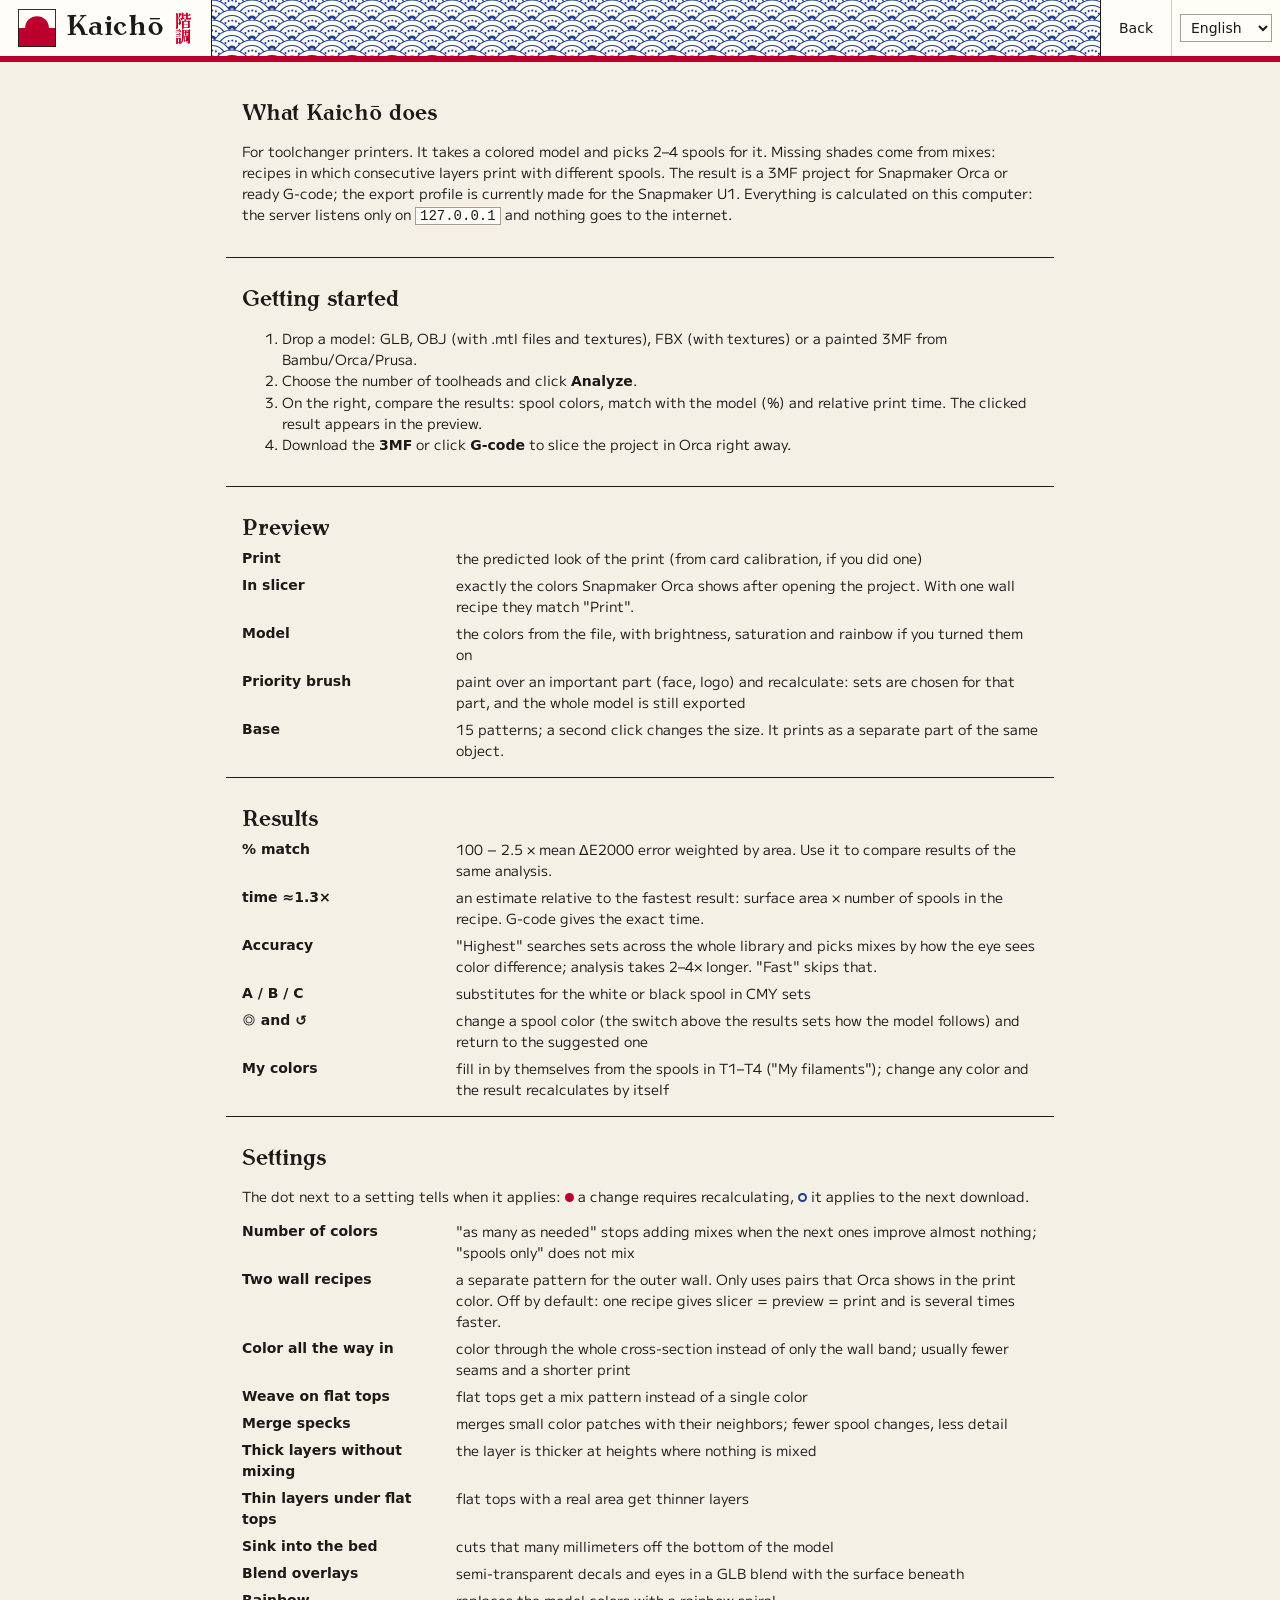
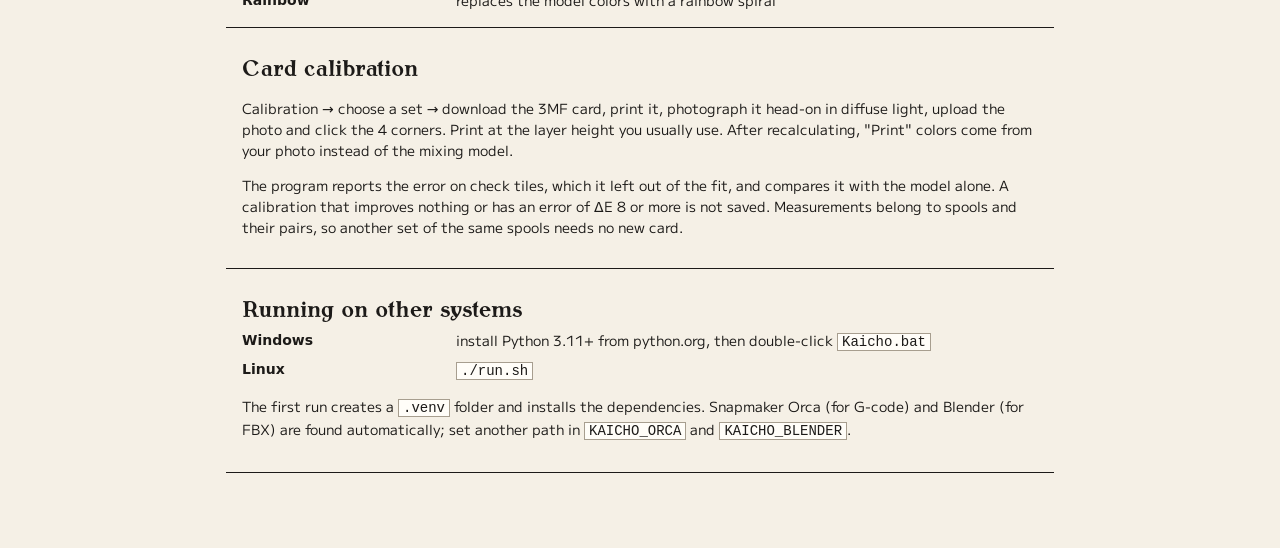
<file: frontend/help.html>
<!doctype html>
<html lang="en" data-title="Kaichō · Help">
<head>
<meta charset="utf-8">
<meta name="viewport" content="width=device-width, initial-scale=1">
<title>Kaichō · Help</title>
<link rel="icon" href="logo.svg" type="image/svg+xml">
<link rel="stylesheet" href="style.css">
<style>
  .doc { max-width: 860px; margin: 0 auto; padding: 24px 16px 80px; display: grid; gap: 14px; }
  .doc h2 { margin: 0 0 6px; }
  .doc p, .doc li { color: var(--ink); }
  .doc dl { display: grid; grid-template-columns: 200px 1fr; gap: 6px 14px; margin: 6px 0 0; }
  .doc dt { font-weight: 700; }
  .doc dd { margin: 0; color: var(--ink); }
  .doc code { background: var(--white); border: 1px solid var(--line2); padding: 0 4px; }
  @media (max-width: 700px) { .doc dl { grid-template-columns: 1fr; } }
</style>
</head>
<body>
<header class="bar">
  <a class="brand" href="./"><img src="logo.svg" alt="" width="38" height="38"><b>Kaichō</b><span class="kanji" lang="ja">階調</span></a>
  <div class="fala"></div>
  <nav><a class="nav" href="./">Back</a>
    <label class="nav lang" title="Language"><select id="lang" aria-label="Language"></select></label></nav>
</header>
<main class="doc">
  <section class="panel"><h2>What Kaichō does</h2>
    <p data-i18n-html>For toolchanger printers. It takes a colored model and picks 2–4 spools for it. Missing shades come from mixes: recipes in which consecutive layers print with different spools. The result is a 3MF project for Snapmaker Orca or ready G-code; the export profile is currently made for the Snapmaker U1. Everything is calculated on this computer: the server listens only on <code>127.0.0.1</code> and nothing goes to the internet.</p></section>

  <section class="panel"><h2>Getting started</h2>
    <ol><li data-i18n-html>Drop a model: GLB, OBJ (with .mtl files and textures), FBX (with textures) or a painted 3MF from Bambu/Orca/Prusa.</li>
      <li data-i18n-html>Choose the number of toolheads and click <b>Analyze</b>.</li>
      <li data-i18n-html>On the right, compare the results: spool colors, match with the model (%) and relative print time. The clicked result appears in the preview.</li>
      <li data-i18n-html>Download the <b>3MF</b> or click <b>G-code</b> to slice the project in Orca right away.</li></ol></section>

  <section class="panel"><h2>Preview</h2>
    <dl><dt>Print</dt><dd data-i18n-html>the predicted look of the print (from card calibration, if you did one)</dd>
      <dt>In slicer</dt><dd data-i18n-html>exactly the colors Snapmaker Orca shows after opening the project. With one wall recipe they match "Print".</dd>
      <dt>Model</dt><dd data-i18n-html>the colors from the file, with brightness, saturation and rainbow if you turned them on</dd>
      <dt>Priority brush</dt><dd data-i18n-html>paint over an important part (face, logo) and recalculate: sets are chosen for that part, and the whole model is still exported</dd>
      <dt>Base</dt><dd data-i18n-html>15 patterns; a second click changes the size. It prints as a separate part of the same object.</dd></dl></section>

  <section class="panel"><h2>Results</h2>
    <dl><dt>% match</dt><dd data-i18n-html>100 − 2.5 × mean ΔE2000 error weighted by area. Use it to compare results of the same analysis.</dd>
      <dt>time ≈1.3×</dt><dd data-i18n-html>an estimate relative to the fastest result: surface area × number of spools in the recipe. G-code gives the exact time.</dd>
      <dt>Accuracy</dt><dd data-i18n-html>"Highest" searches sets across the whole library and picks mixes by how the eye sees color difference; analysis takes 2–4× longer. "Fast" skips that.</dd>
      <dt>A / B / C</dt><dd data-i18n-html>substitutes for the white or black spool in CMY sets</dd>
      <dt>◎ and ↺</dt><dd data-i18n-html>change a spool color (the switch above the results sets how the model follows) and return to the suggested one</dd>
      <dt>My colors</dt><dd data-i18n-html>fill in by themselves from the spools in T1–T4 ("My filaments"); change any color and the result recalculates by itself</dd></dl></section>

  <section class="panel"><h2>Settings</h2>
    <p data-i18n-html>The dot next to a setting tells when it applies: <span class="dot re"></span> a change requires recalculating, <span class="dot ex"></span> it applies to the next download.</p>
    <dl><dt>Number of colors</dt><dd data-i18n-html>"as many as needed" stops adding mixes when the next ones improve almost nothing; "spools only" does not mix</dd>
      <dt>Two wall recipes</dt><dd data-i18n-html>a separate pattern for the outer wall. Only uses pairs that Orca shows in the print color. Off by default: one recipe gives slicer = preview = print and is several times faster.</dd>
      <dt>Color all the way in</dt><dd data-i18n-html>color through the whole cross-section instead of only the wall band; usually fewer seams and a shorter print</dd>
      <dt>Weave on flat tops</dt><dd data-i18n-html>flat tops get a mix pattern instead of a single color</dd>
      <dt>Merge specks</dt><dd data-i18n-html>merges small color patches with their neighbors; fewer spool changes, less detail</dd>
      <dt>Thick layers without mixing</dt><dd data-i18n-html>the layer is thicker at heights where nothing is mixed</dd>
      <dt>Thin layers under flat tops</dt><dd data-i18n-html>flat tops with a real area get thinner layers</dd>
      <dt>Sink into the bed</dt><dd data-i18n-html>cuts that many millimeters off the bottom of the model</dd>
      <dt>Blend overlays</dt><dd data-i18n-html>semi-transparent decals and eyes in a GLB blend with the surface beneath</dd>
      <dt>Rainbow</dt><dd data-i18n-html>replaces the model colors with a rainbow spiral</dd></dl></section>

  <section class="panel"><h2>Card calibration</h2>
    <p data-i18n-html>Calibration → choose a set → download the 3MF card, print it, photograph it head-on in diffuse light, upload the photo and click the 4 corners. Print at the layer height you usually use. After recalculating, "Print" colors come from your photo instead of the mixing model.</p>
    <p data-i18n-html>The program reports the error on check tiles, which it left out of the fit, and compares it with the model alone. A calibration that improves nothing or has an error of ΔE 8 or more is not saved. Measurements belong to spools and their pairs, so another set of the same spools needs no new card.</p></section>

  <section class="panel"><h2>Running on other systems</h2>
    <dl><dt>Windows</dt><dd data-i18n-html>install Python 3.11+ from python.org, then double-click <code>Kaicho.bat</code></dd>
      <dt>Linux</dt><dd><code>./run.sh</code></dd></dl>
    <p data-i18n-html>The first run creates a <code>.venv</code> folder and installs the dependencies. Snapmaker Orca (for G-code) and Blender (for FBX) are found automatically; set another path in <code>KAICHO_ORCA</code> and <code>KAICHO_BLENDER</code>.</p></section>
</main>
<script type="module" src="help.js"></script>
</body>
</html>
</file>
<file: frontend/style.css>
@font-face { font-family: "Antykwa"; src: url(fonts/AntykwaTorunska-Regular.otf) format("opentype"); font-weight: 400; font-display: swap; }
@font-face { font-family: "Antykwa"; src: url(fonts/AntykwaTorunska-Bold.otf) format("opentype"); font-weight: 700; font-display: swap; }
@font-face { font-family: "Kaicho Sans"; src: url(fonts/MPLUS1.woff2) format("woff2"); font-weight: 100 900; font-display: swap; }
@font-face { font-family: "Kaicho Sans"; src: url(fonts/MPLUS1p-Regular.woff2) format("woff2"); font-weight: 100 400; unicode-range: U+0394, U+0400-045F, U+2190, U+2192, U+21BA, U+24D8, U+25CE, U+2713, U+2717; font-display: swap; }
@font-face { font-family: "Kaicho Sans"; src: url(fonts/MPLUS1p-Medium.woff2) format("woff2"); font-weight: 500 600; unicode-range: U+0394, U+0400-045F, U+2190, U+2192, U+21BA, U+24D8, U+25CE, U+2713, U+2717; font-display: swap; }
@font-face { font-family: "Kaicho Sans"; src: url(fonts/MPLUS1p-Bold.woff2) format("woff2"); font-weight: 700 900; unicode-range: U+0394, U+0400-045F, U+2190, U+2192, U+21BA, U+24D8, U+25CE, U+2713, U+2717; font-display: swap; }
@font-face { font-family: "Kaicho Mincho"; src: url(fonts/ShipporiMincho-Bold.woff2) format("woff2"); font-weight: 700; font-display: swap; }

:root {
  color-scheme: light;
  --paper: #f5f0e6;
  --white: #fffdf8;
  --tint: #ebe4d6;
  --ink: #1c1a18;
  --muted: #625c53;
  --line: #d3cabb;
  --line2: #a79e8f;
  --red: #bc002d;
  --cobalt: #1c3f94;
  --good: #3b6629;
  --mid: #8c5b06;
  --bad: #bc002d;
  --head: "Antykwa", "Kaicho Mincho", Georgia, serif;
  --ja: "Kaicho Mincho", serif;
}
* { box-sizing: border-box; border-radius: 0; }
[hidden] { display: none !important; }
html, body { margin: 0; }
body { background: var(--paper); color: var(--ink); font: 14px/1.5 "Kaicho Sans", system-ui, sans-serif; min-height: 100vh; }
button, input, select { font: inherit; color: inherit; }
button { cursor: pointer; }
a { color: var(--cobalt); }
.muted { color: var(--muted); }
.small, small { font-size: 12px; color: var(--muted); }
:focus-visible { outline: 2px solid var(--cobalt); outline-offset: 1px; }

.bar { position: sticky; top: 0; z-index: 20; display: flex; align-items: stretch; height: 62px; background: var(--white); border-bottom: 6px solid var(--red); }
.brand { display: flex; align-items: center; gap: 10px; padding: 0 18px; color: var(--ink); text-decoration: none; }
.brand img { display: block; }
.brand b { font: 700 28px/1 var(--head); letter-spacing: .01em; }
.brand .kanji { font: 700 17px/1.05 var(--ja); color: var(--red); writing-mode: vertical-rl; }
.fala { flex: 1; min-width: 0; background: url(fala.svg) 0 0 / 40px 20px; border-inline: 1px solid var(--ink); }
nav { display: flex; }
.nav { display: flex; align-items: center; border: 0; border-left: 1px solid var(--line); background: transparent; padding: 0 18px; font-weight: 500; color: var(--ink); text-decoration: none; font-size: 14px; }
.nav:first-child { border-left: 0; }
.nav:hover { background: var(--ink); color: var(--white); }

.nav.lang { padding: 0 8px; }
.nav.lang:hover { background: transparent; color: inherit; }
.lang select { border: 1px solid var(--line2); background: var(--white); padding: 4px 6px; max-width: 110px; }
html[lang="ja"] .ja { display: none; }

.work { display: grid; grid-template-columns: 340px minmax(0, 1fr) 460px; align-items: start; }
.side, .stage, .results { display: grid; min-width: 0; }
.side { border-right: 1px solid var(--ink); }
.stage { position: sticky; top: 62px; }
.results { border-left: 1px solid var(--ink); padding: 16px; gap: 14px; }
.panel { padding: 16px; border-bottom: 1px solid var(--ink); }
.results > .panel { border: 1px solid var(--line2); background: var(--white); padding: 12px; }
h2 { margin: 0 0 12px; font: 700 22px/1.15 var(--head); display: flex; align-items: center; gap: 10px; }
h2 i { font: 700 15px/1 var(--head); width: 26px; height: 26px; flex: none; border-radius: 50%; display: grid; place-items: center; background: var(--red); color: var(--white); }

.drop { display: grid; gap: 4px; place-items: center; text-align: center; padding: 24px 12px; cursor: pointer; background: var(--white); border: 1px dashed var(--ink); }
.drop:hover, .drop.over { border-style: solid; border-color: var(--red); }
.drop.has { border-style: solid; }
.deps { margin-top: 10px; padding: 10px; border: 1px solid var(--line2); background: var(--white); font-size: 13px; }
.deps ul { list-style: none; margin: 8px 0; padding: 0; display: grid; gap: 2px; }
.deps li.ok::before { content: "✓ "; color: var(--good); }
.deps li.miss::before { content: "✗ "; color: var(--bad); }
.row2 { display: flex; gap: 8px; margin: 8px 0; }
label.chk { display: flex; gap: 8px; align-items: flex-start; font-size: 12.5px; }
.fileinfo { margin: 10px 0 0; font-weight: 500; color: var(--muted); font-size: 12.5px; min-height: 18px; overflow-wrap: anywhere; }
.go { display: grid; grid-template-columns: 84px 1fr; gap: 8px; margin-top: 10px; }
.heads { display: grid; justify-items: center; font-size: 11px; color: var(--muted); border: 1px solid var(--ink); background: var(--white); padding: 4px; }
.heads select { background: transparent; border: none; font-size: 18px; font-weight: 700; color: var(--ink); }
.go-btn { border: 0; background: var(--red); color: var(--white); font: 700 21px/1 var(--head); padding: 12px; }
.go-btn:hover:not(:disabled) { background: var(--ink); }
.go-btn:disabled { background: var(--tint); color: var(--muted); opacity: 1; cursor: not-allowed; }
.go-btn.small { font-size: 15px; padding: 7px 14px; }
.progress { display: flex; gap: 10px; align-items: center; margin-top: 12px; }
.pbar { flex: 1; height: 5px; background: var(--tint); overflow: hidden; }
.pbar i { display: block; height: 100%; width: 0; background: var(--red); transition: width .3s; }
.progress b { font-size: 11px; color: var(--muted); min-width: 32px; text-align: right; }
.status { margin-top: 6px; font-size: 13px; min-height: 18px; }
.status.err { color: var(--bad); }
.status.warn { color: var(--mid); font-size: 12px; }
.spin { display: inline-block; width: 10px; height: 10px; border: 2px solid var(--red); border-right-color: transparent; border-radius: 50%; animation: s .8s linear infinite; margin-right: 7px; vertical-align: -1px; }
@keyframes s { to { transform: rotate(360deg); } }

.legend { margin: -4px 0 8px; font-size: 11.5px; color: var(--muted); display: flex; align-items: center; gap: 6px; flex-wrap: wrap; }
.dot { width: 9px; height: 9px; border-radius: 50%; display: inline-block; }
.dot.re { background: var(--red); }
.dot.ex { border: 2px solid var(--cobalt); }
.grp { border-top: 1px solid var(--line2); }
.grp > summary { cursor: pointer; list-style: none; padding: 10px 2px; font: 700 17px/1.2 var(--head); display: flex; align-items: baseline; gap: 8px; }
.grp > summary::-webkit-details-marker { display: none; }
.ja { font: 700 15px/1 var(--ja); color: var(--red); margin-right: auto; }
.grp > summary::after { content: "+"; font-family: "Kaicho Sans", sans-serif; color: var(--muted); }
.grp[open] > summary::after { content: "−"; color: var(--red); }
.opt { display: grid; gap: 4px; padding: 0 0 12px 14px; position: relative; }
.opt::before { content: ""; position: absolute; left: 0; top: 7px; width: 8px; height: 8px; border-radius: 50%; }
.opt.re::before { background: var(--red); }
.opt.ex::before { border: 2px solid var(--cobalt); }
.opt > label { font-weight: 500; font-size: 13px; display: flex; align-items: center; gap: 6px; }
.opt small { font-size: 11.5px; }
.opt select, .opt input[type=number], .trio input, .sub select { width: 100%; background: var(--white); border: 1px solid var(--line2); padding: 6px 9px; }
input[type=range] { accent-color: var(--red); width: 100%; }
.trio { display: grid; grid-template-columns: repeat(3, 1fr); gap: 6px; }
.val { margin-left: auto; color: var(--red); font-size: 12px; }
.sub { display: grid; gap: 8px; margin-top: 6px; padding: 8px 0 0 10px; border-left: 2px solid var(--line2); }
.sub label { display: grid; grid-template-columns: 1fr auto; gap: 2px; font-size: 12px; }
.sub label input, .sub label select { grid-column: 1 / -1; }

.btn, .mini { border: 1px solid var(--ink); background: var(--white); padding: 6px 12px; font-weight: 500; color: var(--ink); display: inline-flex; align-items: center; gap: 5px; text-decoration: none; }
.mini { padding: 2px 9px; font-size: 12px; }
.btn:hover:not(:disabled), .mini:hover:not(:disabled) { background: var(--ink); color: var(--white); }
.btn.accent { background: var(--cobalt); border-color: var(--cobalt); color: var(--white); }
button:disabled { opacity: .45; cursor: not-allowed; }

.viewer { padding: 0; }
.vtop { display: flex; gap: 8px; align-items: center; padding: 8px 12px; border-bottom: 1px solid var(--ink); flex-wrap: wrap; }
.vtop #resetView { margin-left: auto; }
.seg { display: inline-flex; border: 1px solid var(--ink); background: var(--white); }
.seg button { border: 0; background: transparent; padding: 4px 12px; color: var(--muted); font-weight: 500; font-size: 13px; }
.seg button + button { border-left: 1px solid var(--line); }
.seg button.on { background: var(--ink); color: var(--white); }
.seg.small button { padding: 2px 9px; font-size: 12px; }
#canvasWrap { position: relative; height: min(62vh, 640px); min-height: 360px; background: #a9a9a7; }
#canvasWrap canvas { display: block; width: 100%; height: 100%; }
#canvasWrap.paint canvas { cursor: crosshair; }
.empty { position: absolute; inset: 0; z-index: 1; display: grid; place-content: center; justify-items: center; gap: 14px; text-align: center; color: var(--muted); font: 400 18px/1.2 var(--head); background: var(--paper); }
.empty img { display: block; }
.cams { position: absolute; z-index: 2; right: 10px; top: 10px; display: grid; gap: 3px; }
.cams button { border: 1px solid var(--ink); background: var(--white); padding: 3px 10px; font-size: 12px; color: var(--ink); }
.cams button:hover { background: var(--ink); color: var(--white); }
.gridlbl { position: absolute; z-index: 2; left: 10px; bottom: 8px; font-size: 11px; color: var(--ink); pointer-events: none; }
.tools { display: grid; border-top: 1px solid var(--ink); }
.tool { display: flex; gap: 8px; align-items: center; padding: 8px 12px; flex-wrap: wrap; font-size: 12.5px; }
.tool + .tool { border-top: 1px solid var(--line); }
.tool label { display: flex; align-items: center; gap: 6px; flex: 1; min-width: 160px; }
.tool input[type=range] { width: 90px; flex: 1; }
#brushToggle.on { background: var(--red); border-color: var(--red); color: var(--white); }
#focusInfo { margin-left: auto; }
.bases > span { font-weight: 500; }
.chips { display: flex; flex-wrap: wrap; gap: 4px; flex: 1; }
.chips button { border: 1px solid var(--line2); background: var(--white); padding: 2px 9px; font-size: 12px; color: var(--ink); }
.chips button:hover { border-color: var(--ink); }
.chips button.on { background: var(--red); border-color: var(--red); color: var(--white); font-weight: 700; }
.diagbox > summary { cursor: pointer; font: 700 17px/1.2 var(--head); }
.dl { display: grid; grid-template-columns: auto 1fr; gap: 4px 12px; margin: 10px 0 0; font-size: 12px; }
.dl dt { color: var(--muted); }
.dl dd { margin: 0; }

.rhead { display: flex; align-items: center; gap: 10px; }
.rhead h2 { margin: 0; flex: 1; }
.editmode { display: flex; gap: 10px; align-items: center; font-size: 12.5px; flex-wrap: wrap; }
.brands { display: flex; gap: 10px; align-items: center; font-size: 12.5px; flex-wrap: wrap; }
#brandList { display: flex; gap: 12px; flex-wrap: wrap; }
#brandList label { display: flex; gap: 5px; align-items: center; }
#brandList input { accent-color: var(--red); }
.mhead, .rc-head { display: flex; gap: 10px; align-items: flex-start; }
.mhead { align-items: center; }
.mhead b { font: 700 17px/1.2 var(--head); }
.mhead .small { flex: 1; }
.collapse { width: 26px; height: 26px; flex: none; border: 1px solid var(--line2); background: transparent; color: var(--ink); }
.collapsed .body { display: none; }
.mfoot { display: flex; align-items: center; justify-content: space-between; gap: 8px; }
.rows { display: grid; gap: 14px; }
.rowcard { position: relative; background: var(--white); border: 1px solid var(--line2); padding: 12px; cursor: pointer; }
.rowcard:hover { border-color: var(--ink); }
.rowcard.sel { border-color: var(--ink); box-shadow: inset 5px 0 0 var(--red); padding-left: 17px; }
.rc-head .t { flex: 1; min-width: 0; }
.rc-head h3 { margin: 0; font: 700 18px/1.2 var(--head); }
.rc-head .t p { margin: 2px 0 0; font-size: 11.5px; color: var(--muted); }
.score { display: grid; justify-items: end; text-align: right; }
.score .m { font: 700 28px/1 var(--head); }
.score .m.good { color: var(--good); }
.score .m.mid { color: var(--mid); }
.score .m.bad { color: var(--bad); }
.score small { font-size: 11px; }
.score .time { font-size: 12px; cursor: help; color: var(--ink); }
.score .time i { font-style: normal; color: var(--muted); }
.sw4 { display: grid; grid-template-columns: repeat(var(--n, 4), minmax(0, 1fr)); gap: 8px; margin: 10px 0; }
.swc { display: flex; flex-direction: column; min-width: 0; font-size: 12px; }
.swc .alts { display: flex; gap: 3px; margin-bottom: 4px; min-height: 20px; }
.swc .alts button { flex: 1; border: 1px solid var(--line2); background: transparent; font-size: 11px; color: var(--muted); padding: 1px 0; }
.swc .alts button.on { border-color: var(--ink); background: var(--ink); color: var(--white); }
.chip { height: 46px; border: 1px solid var(--ink); position: relative; }
.chip.empty { position: relative; inset: auto; z-index: auto; display: grid; place-items: center; font: 400 11.5px/1.3 "Kaicho Sans", sans-serif; color: var(--muted); background: var(--paper); border: 1px dashed var(--line2); }
.chip input[type=color] { position: absolute; inset: 0; opacity: 0; cursor: pointer; width: 100%; height: 100%; }
.swc b { margin-top: 5px; font-weight: 500; line-height: 1.25; display: -webkit-box; -webkit-line-clamp: 2; -webkit-box-orient: vertical; overflow: hidden; overflow-wrap: anywhere; }
.hexl { display: flex; align-items: center; gap: 3px; color: var(--muted); margin-top: 2px; }
.hexl span { flex: 1; min-width: 0; font-size: 11px; font-variant-numeric: tabular-nums; }
.ico { width: 20px; height: 20px; display: grid; place-items: center; border: 1px solid var(--line2); font-size: 10px; color: var(--muted); background: transparent; padding: 0; position: relative; overflow: hidden; text-decoration: none; }
.ico:hover { color: var(--white); background: var(--ink); border-color: var(--ink); }
.ico input[type=color] { position: absolute; inset: 0; opacity: 0; cursor: pointer; }
.swc .use { font-size: 11px; color: var(--muted); }
.swc input.hex { margin-top: 4px; width: 100%; background: var(--white); border: 1px solid var(--line2); padding: 4px 3px; font-size: 11px; }
.strip { height: 10px; display: flex; overflow: hidden; border: 1px solid var(--ink); }
.strip i { flex: 1; }
.rc-foot { display: flex; gap: 8px; align-items: flex-start; margin-top: 10px; }
.rc-foot details { flex: 1; min-width: 0; font-size: 12px; }
.rc-foot summary { cursor: pointer; color: var(--muted); }
.dlbtns { display: flex; gap: 6px; flex-wrap: wrap; justify-content: flex-end; }
.dlbtns .btn { padding: 4px 10px; font-size: 12px; }
.gstat { font-size: 12px; margin-top: 8px; }
.gstat:empty { display: none; }
.gstat.err { color: var(--bad); }
.ranking { display: grid; gap: 5px; max-height: 320px; overflow: auto; margin-top: 8px; }
.rk { display: grid; grid-template-columns: 24px 1fr auto auto; gap: 8px; align-items: center; font-size: 12px; }
.rk .n { color: var(--muted); text-align: right; }
.rk .chips i { flex: 1; height: 16px; border: 1px solid var(--ink); }
.rk b { color: var(--good); }
#rankCard > b { font: 700 17px/1.2 var(--head); }
#rankCard p { margin: 2px 0 0; }

dialog { background: var(--paper); color: var(--ink); border: 1px solid var(--ink); border-top: 6px solid var(--red); padding: 20px; width: min(760px, 94vw); }
dialog::backdrop { background: rgba(28, 26, 24, .6); }
dialog h2 { margin: 0 0 8px; }
dialog h3 { font: 700 15px/1.2 var(--head); margin: 14px 0 6px; }
dialog menu { display: flex; gap: 8px; justify-content: flex-end; padding: 0; margin: 14px 0 0; }
dialog select, dialog input[type=search], dialog input[type=text], dialog input[type=number] { background: var(--white); border: 1px solid var(--line2); padding: 6px 9px; }
.calib ol { padding-left: 18px; color: var(--muted); }
.calib select { max-width: 100%; display: block; margin-top: 4px; }
.calcanvas { margin-top: 8px; max-height: 50vh; overflow: auto; border: 1px solid var(--line2); }
.calcanvas canvas { display: block; max-width: 100%; cursor: crosshair; }
.invloaded { display: grid; grid-template-columns: repeat(auto-fit, minmax(160px, 1fr)); gap: 8px; }
.invloaded label { display: grid; grid-template-columns: auto 14px 1fr; gap: 6px; align-items: center; font-size: 12.5px; }
.invloaded select { width: 100%; min-width: 0; }
.invloaded .dot, .invlist .dot { width: 14px; height: 14px; border-radius: 0; border: 1px solid var(--ink); }
.invbar { display: flex; gap: 8px; flex-wrap: wrap; align-items: center; }
.invbar input[type=search] { flex: 1; min-width: 160px; }
.invbar .chk { align-items: center; }
.invlist { max-height: 36vh; overflow: auto; margin-top: 8px; border: 1px solid var(--line2); background: var(--white); }
.invlist h4 { margin: 0; padding: 5px 10px; font-size: 11.5px; color: var(--muted); background: var(--tint); position: sticky; top: 0; }
.invlist label { display: grid; grid-template-columns: auto 14px 1fr auto auto; gap: 8px; align-items: center; padding: 3px 10px; font-size: 12.5px; cursor: pointer; }
.invlist label:hover { background: var(--tint); }
.invlist .x { padding: 0 6px; font-size: 11px; }
.invadd { display: flex; gap: 8px; align-items: center; flex-wrap: wrap; }
.invadd input[type=text] { flex: 1; min-width: 140px; }
.invadd input[type=number] { width: 80px; }
.invadd input[type=color] { width: 40px; height: 32px; border: none; background: none; padding: 0; }

@media (max-width: 1500px) {
  .work { grid-template-columns: 300px minmax(0, 1fr) 380px; }
}
/* below three columns: results right under the model, which stays in view while colors change */
@media (max-width: 1180px) {
  .work { grid-template-columns: 300px minmax(0, 1fr); }
  .side { grid-row: 1 / span 2; }
  .results { grid-column: 2; border-left: 0; border-top: 1px solid var(--ink); }
  .stage { position: sticky; top: 62px; z-index: 5; background: var(--paper); }
  .stage #canvasWrap { height: 42vh; min-height: 240px; }
}
@media (max-width: 900px) {
  .work { grid-template-columns: 1fr; }
  .side { border-right: 0; }
  .side { grid-row: auto; }
  .results { grid-column: auto; }
  .stage { position: static; }
  .bar { height: auto; flex-wrap: wrap; }
  .brand { padding: 10px 16px; }
  .fala { order: 3; flex: 1 0 100%; height: 20px; border-inline: 0; border-top: 1px solid var(--ink); }
  nav { margin-left: auto; }
  .sw4 { grid-template-columns: repeat(2, minmax(0, 1fr)); }
}
</file>
